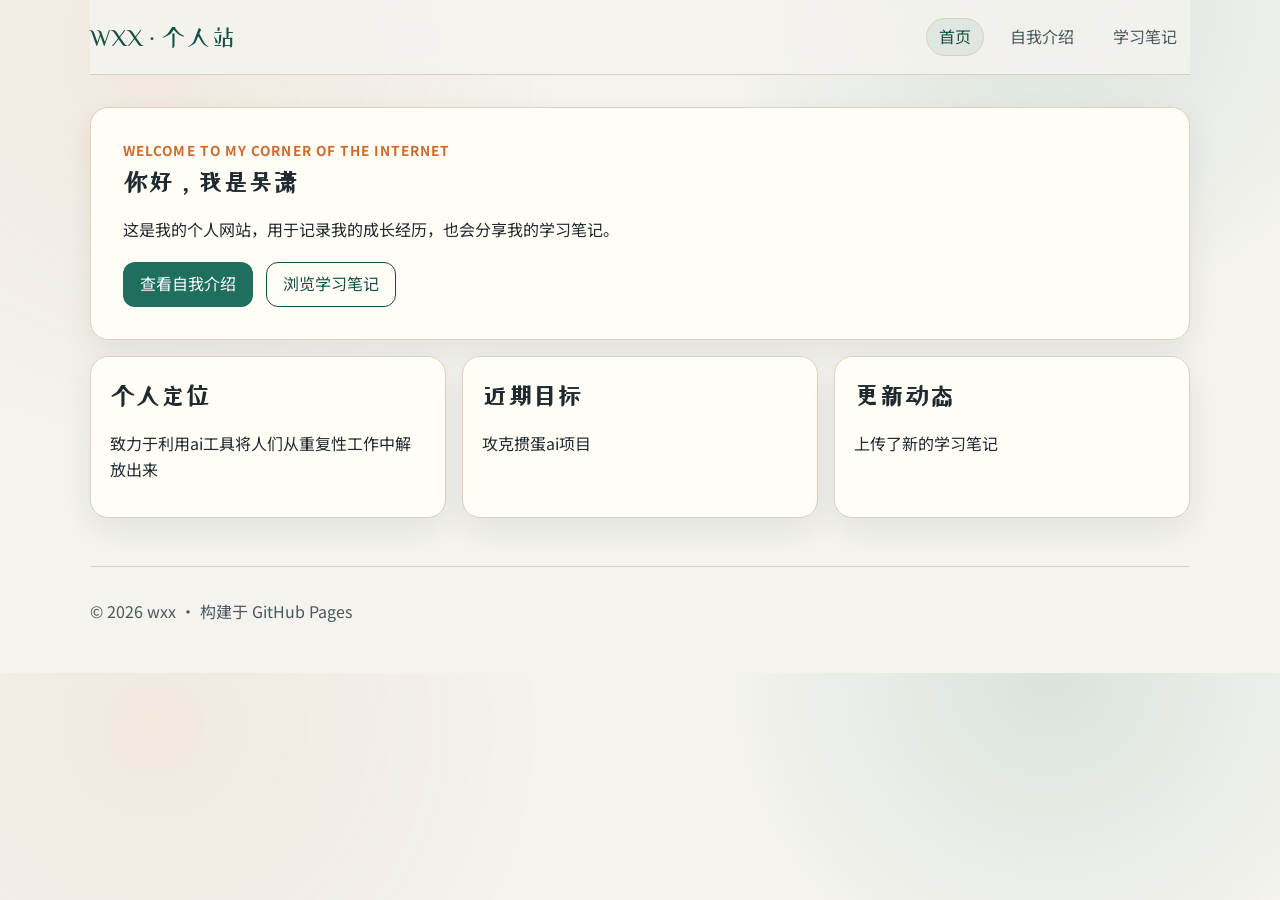
<file: index.html>
<!doctype html>
<html lang="zh-CN">
  <head>
    <meta charset="UTF-8" />
    <meta name="viewport" content="width=device-width, initial-scale=1.0" />
    <title>我的个人主页</title>
    <meta name="description" content="个人介绍、学习路径与学习笔记索引。" />
    <link rel="preconnect" href="https://fonts.googleapis.com" />
    <link rel="preconnect" href="https://fonts.gstatic.com" crossorigin />
    <link href="https://fonts.googleapis.com/css2?family=ZCOOL+XiaoWei&family=Noto+Sans+SC:wght@400;500;700&display=swap" rel="stylesheet" />
    <link rel="stylesheet" href="assets/css/styles.css" />
    <script src="assets/js/main.js" defer></script>
  </head>
  <body>
    <header class="site-header">
      <a class="brand" href="index.html">WXX · 个人站</a>
      <button class="menu-toggle" id="menuToggle" aria-expanded="false" aria-controls="siteNav">菜单</button>
      <nav id="siteNav" class="site-nav" data-open="false">
        <a href="index.html" data-nav="home">首页</a>
        <a href="about.html" data-nav="about">自我介绍</a>
        <a href="notes.html" data-nav="notes">学习笔记</a>
      </nav>
    </header>

    <main>
      <section class="hero">
        <p class="hero-tag">Welcome to my corner of the internet</p>
        <h1>你好，我是吴潇</h1>
        <p>
          这是我的个人网站，用于记录我的成长经历，也会分享我的学习笔记。
        </p>
        <div class="hero-actions">
          <a class="button" href="about.html">查看自我介绍</a>
          <a class="button ghost" href="notes.html">浏览学习笔记</a>
        </div>
      </section>

      <section class="panel-grid">
        <article class="panel">
          <h2>个人定位</h2>
          <p>致力于利用ai工具将人们从重复性工作中解放出来</p>
        </article>
        <article class="panel">
          <h2>近期目标</h2>
          <p>攻克掼蛋ai项目</p>
        </article>
        <article class="panel">
          <h2>更新动态</h2>
          <p>上传了新的学习笔记</p>
        </article>
      </section>
    </main>

    <footer class="site-footer">
      <p>© <span id="year"></span> wxx · 构建于 GitHub Pages</p>
    </footer>
  </body>
</html>
</file>
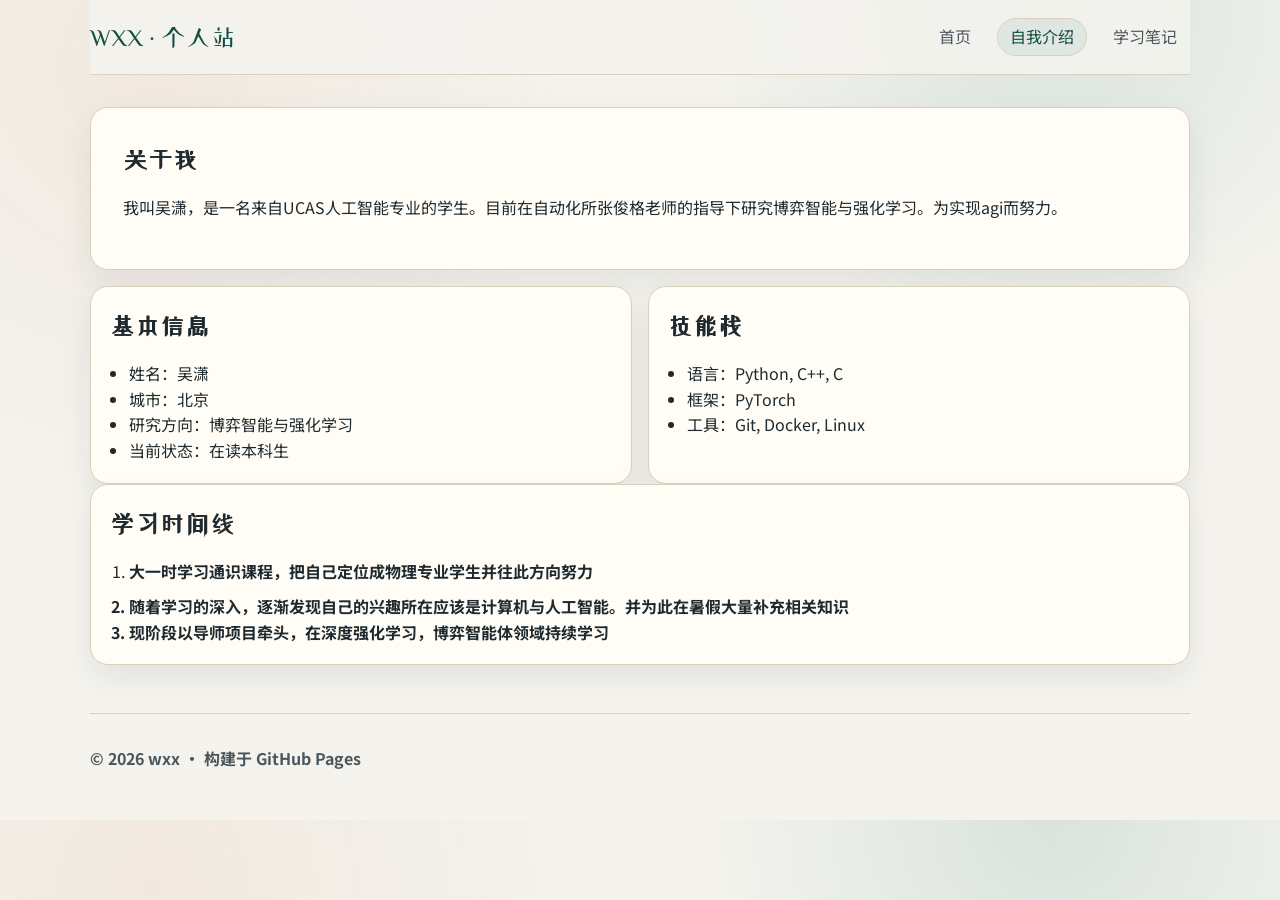
<file: about.html>
<!doctype html>
<html lang="zh-CN">
  <head>
    <meta charset="UTF-8" />
    <meta name="viewport" content="width=device-width, initial-scale=1.0" />
    <title>自我介绍 | 我的个人主页</title>
    <meta name="description" content="个人介绍、技能栈、学习路线与联系信息。" />
    <link rel="preconnect" href="https://fonts.googleapis.com" />
    <link rel="preconnect" href="https://fonts.gstatic.com" crossorigin />
    <link href="https://fonts.googleapis.com/css2?family=ZCOOL+XiaoWei&family=Noto+Sans+SC:wght@400;500;700&display=swap" rel="stylesheet" />
    <link rel="stylesheet" href="assets/css/styles.css" />
    <script src="assets/js/main.js" defer></script>
  </head>
  <body>
    <header class="site-header">
      <a class="brand" href="index.html">WXX · 个人站</a>
      <button class="menu-toggle" id="menuToggle" aria-expanded="false" aria-controls="siteNav">菜单</button>
      <nav id="siteNav" class="site-nav" data-open="false">
        <a href="index.html" data-nav="home">首页</a>
        <a href="about.html" data-nav="about">自我介绍</a>
        <a href="notes.html" data-nav="notes">学习笔记</a>
      </nav>
    </header>

    <main class="page-main">
      <section class="page-hero">
        <h1>关于我</h1>
        <p>我叫吴潇，是一名来自UCAS人工智能专业的学生。目前在自动化所张俊格老师的指导下研究博弈智能与强化学习。为实现agi而努力。</p>
      </section>

      <section class="panel-grid two-columns">
        <article class="panel">
          <h2>基本信息</h2>
          <ul>
            <li>姓名：吴潇</li>
            <li>城市：北京</li>
            <li>研究方向：博弈智能与强化学习</li>
            <li>当前状态：在读本科生</li>
          </ul>
        </article>

        <article class="panel">
          <h2>技能栈</h2>
          <ul>
            <li>语言：Python, C++, C</li>
            <li>框架：PyTorch</li>
            <li>工具：Git, Docker, Linux</li>
          </ul>
        </article>
      </section>

      <section class="panel">
        <h2>学习时间线</h2>
        <ol class="timeline">
          <li><strong>大一时学习通识课程，把自己定位成物理专业学生并往此方向努力</li>
          <li><strong>随着学习的深入，逐渐发现自己的兴趣所在应该是计算机与人工智能。并为此在暑假大量补充相关知识</li>
          <li><strong>现阶段以导师项目牵头，在深度强化学习，博弈智能体领域持续学习</li>
        </ol>
      </section>
    </main>

    <footer class="site-footer">
      <p>© <span id="year"></span> wxx · 构建于 GitHub Pages</p>
    </footer>
  </body>
</html>
</file>
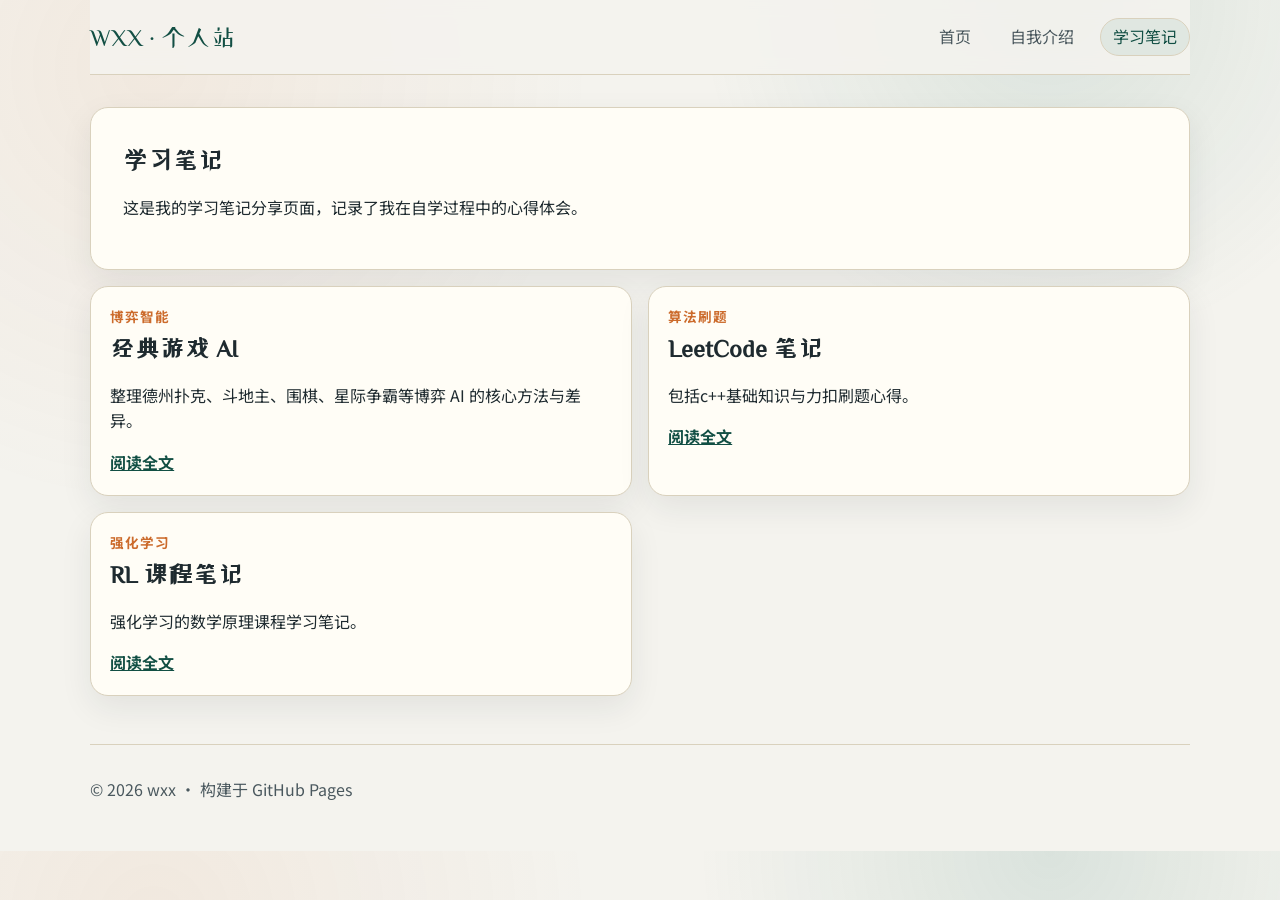
<file: notes.html>
<!doctype html>
<html lang="zh-CN">
  <head>
    <meta charset="UTF-8" />
    <meta name="viewport" content="width=device-width, initial-scale=1.0" />
    <title>学习笔记 | 我的个人主页</title>
    <meta name="description" content="我的学习笔记索引与专题归档。" />
    <link rel="preconnect" href="https://fonts.googleapis.com" />
    <link rel="preconnect" href="https://fonts.gstatic.com" crossorigin />
    <link href="https://fonts.googleapis.com/css2?family=ZCOOL+XiaoWei&family=Noto+Sans+SC:wght@400;500;700&display=swap" rel="stylesheet" />
    <link rel="stylesheet" href="assets/css/styles.css" />
    <script src="assets/js/main.js" defer></script>
  </head>
  <body>
    <header class="site-header">
      <a class="brand" href="index.html">WXX · 个人站</a>
      <button class="menu-toggle" id="menuToggle" aria-expanded="false" aria-controls="siteNav">菜单</button>
      <nav id="siteNav" class="site-nav" data-open="false">
        <a href="index.html" data-nav="home">首页</a>
        <a href="about.html" data-nav="about">自我介绍</a>
        <a href="notes.html" data-nav="notes">学习笔记</a>
      </nav>
    </header>

    <main class="page-main">
      <section class="page-hero">
        <h1>学习笔记</h1>
        <p>这是我的学习笔记分享页面，记录了我在自学过程中的心得体会。</p>
      </section>

      <section class="panel-grid two-columns">
        <article class="panel note-card">
          <p class="note-label">博弈智能</p>
          <h2>经典游戏 AI</h2>
          <p>整理德州扑克、斗地主、围棋、星际争霸等博弈 AI 的核心方法与差异。</p>
          <a class="inline-link" href="note.html?file=notes/%E7%BB%8F%E5%85%B8%E6%B8%B8%E6%88%8Fai.md&title=%E7%BB%8F%E5%85%B8%E6%B8%B8%E6%88%8FAI">阅读全文</a>
        </article>

        <article class="panel note-card">
          <p class="note-label">算法刷题</p>
          <h2>LeetCode 笔记</h2>
          <p>包括c++基础知识与力扣刷题心得。</p>
          <a class="inline-link" href="note.html?file=notes/leetcode_notes.md&title=LeetCode%20%E7%AC%94%E8%AE%B0">阅读全文</a>
        </article>

        <article class="panel note-card">
          <p class="note-label">强化学习</p>
          <h2>RL 课程笔记</h2>
          <p>强化学习的数学原理课程学习笔记。</p>
          <a class="inline-link" href="note.html?file=notes/rl%E8%AF%BE%E7%A8%8B%E7%AC%94%E8%AE%B0.md&title=RL%20%E8%AF%BE%E7%A8%8B%E7%AC%94%E8%AE%B0">阅读全文</a>
        </article>
      </section>
    </main>

    <footer class="site-footer">
      <p>© <span id="year"></span> wxx · 构建于 GitHub Pages</p>
    </footer>
  </body>
</html>
</file>
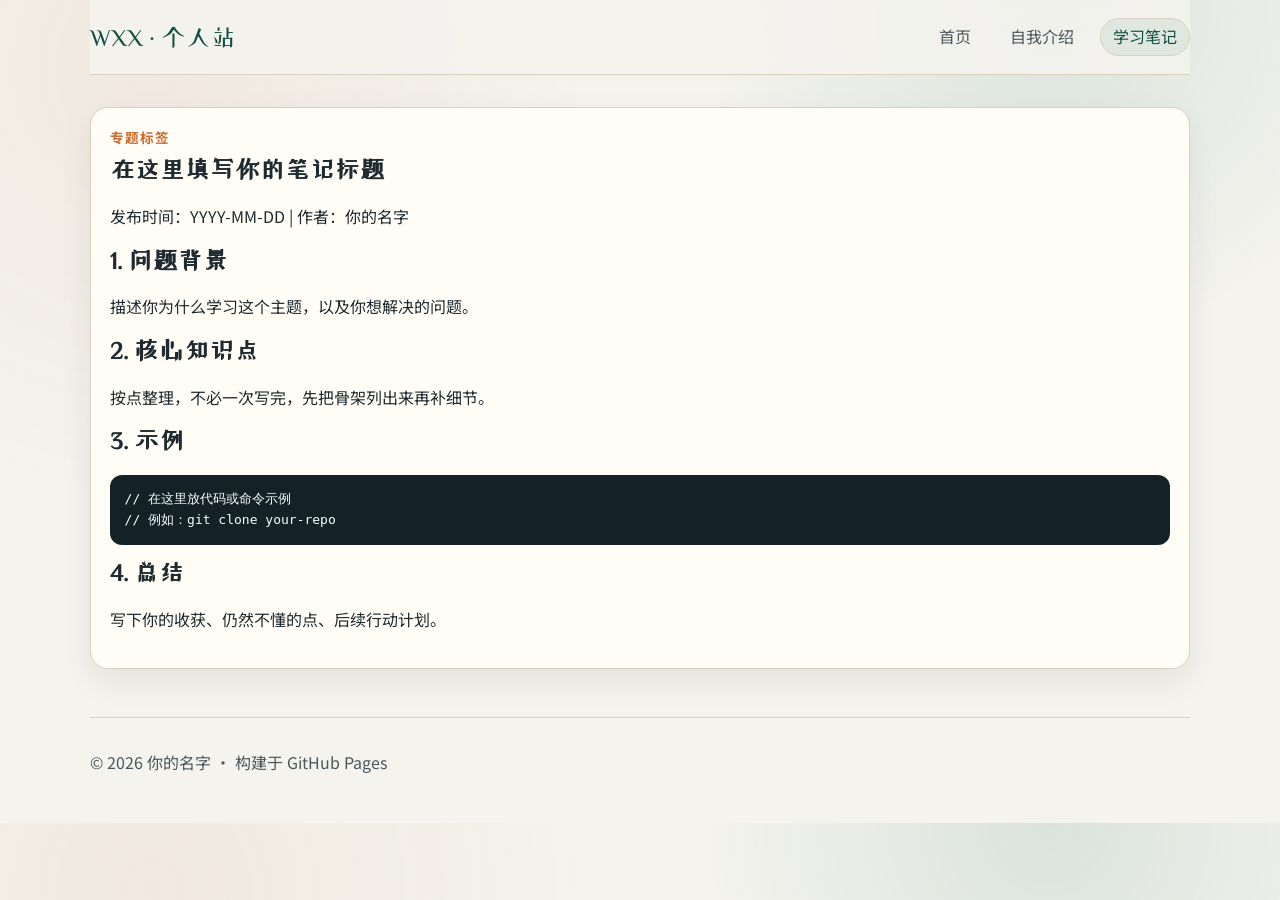
<file: notes/template.html>
<!doctype html>
<html lang="zh-CN">
  <head>
    <meta charset="UTF-8" />
    <meta name="viewport" content="width=device-width, initial-scale=1.0" />
    <title>笔记模板 | 我的个人主页</title>
    <meta name="description" content="学习笔记页面模板。" />
    <link rel="preconnect" href="https://fonts.googleapis.com" />
    <link rel="preconnect" href="https://fonts.gstatic.com" crossorigin />
    <link href="https://fonts.googleapis.com/css2?family=ZCOOL+XiaoWei&family=Noto+Sans+SC:wght@400;500;700&display=swap" rel="stylesheet" />
    <link rel="stylesheet" href="../assets/css/styles.css" />
    <script src="../assets/js/main.js" defer></script>
  </head>
  <body>
    <header class="site-header">
      <a class="brand" href="../index.html">WXX · 个人站</a>
      <button class="menu-toggle" id="menuToggle" aria-expanded="false" aria-controls="siteNav">菜单</button>
      <nav id="siteNav" class="site-nav" data-open="false">
        <a href="../index.html" data-nav="home">首页</a>
        <a href="../about.html" data-nav="about">自我介绍</a>
        <a href="../notes.html" data-nav="notes">学习笔记</a>
      </nav>
    </header>

    <main class="page-main">
      <article class="note-article panel">
        <p class="note-label">专题标签</p>
        <h1>在这里填写你的笔记标题</h1>
        <p>发布时间：YYYY-MM-DD | 作者：你的名字</p>

        <h2>1. 问题背景</h2>
        <p>描述你为什么学习这个主题，以及你想解决的问题。</p>

        <h2>2. 核心知识点</h2>
        <p>按点整理，不必一次写完，先把骨架列出来再补细节。</p>

        <h2>3. 示例</h2>
        <pre><code>// 在这里放代码或命令示例
// 例如：git clone your-repo
</code></pre>

        <h2>4. 总结</h2>
        <p>写下你的收获、仍然不懂的点、后续行动计划。</p>
      </article>
    </main>

    <footer class="site-footer">
      <p>© <span id="year"></span> 你的名字 · 构建于 GitHub Pages</p>
    </footer>
  </body>
</html>
</file>
<file: assets/css/styles.css>
:root {
  --bg: #f4f3ee;
  --paper: #fffdf6;
  --ink: #1e2a2f;
  --soft-ink: #4a585e;
  --line: #d9d1bd;
  --brand: #1f6f5f;
  --brand-strong: #124f44;
  --accent: #cc6b2c;
  --max-width: 1100px;
  --radius: 18px;
  --shadow: 0 12px 32px rgba(30, 42, 47, 0.08);
}

* {
  box-sizing: border-box;
}

body {
  margin: 0;
  color: var(--ink);
  background:
    radial-gradient(circle at 12% 8%, rgba(204, 107, 44, 0.08), transparent 32%),
    radial-gradient(circle at 82% 0%, rgba(31, 111, 95, 0.12), transparent 26%),
    var(--bg);
  font-family: "Noto Sans SC", sans-serif;
  line-height: 1.6;
}

a {
  color: inherit;
}

.site-header,
main,
.site-footer {
  width: min(100% - 2rem, var(--max-width));
  margin-inline: auto;
}

.site-header {
  display: flex;
  align-items: center;
  justify-content: space-between;
  padding: 1.1rem 0;
  border-bottom: 1px solid var(--line);
  position: sticky;
  top: 0;
  backdrop-filter: blur(10px);
  background: rgba(244, 243, 238, 0.88);
  z-index: 10;
}

.brand {
  font-family: "ZCOOL XiaoWei", serif;
  font-size: 1.5rem;
  text-decoration: none;
  color: var(--brand-strong);
}

.site-nav {
  display: flex;
  gap: 0.8rem;
}

.site-nav a {
  text-decoration: none;
  padding: 0.35rem 0.75rem;
  border-radius: 999px;
  color: var(--soft-ink);
  border: 1px solid transparent;
}

.site-nav a[aria-current="page"] {
  border-color: var(--line);
  color: var(--brand-strong);
  background: rgba(31, 111, 95, 0.08);
}

.menu-toggle {
  display: none;
}

main {
  padding: 2rem 0 3rem;
}

.hero,
.page-hero,
.panel {
  background: var(--paper);
  border: 1px solid var(--line);
  border-radius: var(--radius);
  box-shadow: var(--shadow);
}

.hero,
.page-hero {
  padding: 2rem;
}

.hero-tag,
.note-label {
  margin: 0;
  font-size: 0.85rem;
  letter-spacing: 0.08em;
  text-transform: uppercase;
  color: var(--accent);
  font-weight: 700;
}

h1,
h2 {
  font-family: "ZCOOL XiaoWei", serif;
  line-height: 1.2;
  margin-top: 0.4rem;
}

.hero-actions {
  display: flex;
  flex-wrap: wrap;
  gap: 0.8rem;
  margin-top: 1.2rem;
}

.button {
  text-decoration: none;
  background: var(--brand);
  color: #fff;
  border-radius: 12px;
  padding: 0.55rem 1rem;
  border: 1px solid transparent;
}

.button:hover {
  background: var(--brand-strong);
}

.button.ghost {
  background: transparent;
  color: var(--brand-strong);
  border-color: var(--brand-strong);
}

.panel-grid {
  display: grid;
  gap: 1rem;
  grid-template-columns: repeat(3, minmax(0, 1fr));
  margin-top: 1rem;
}

.panel-grid.two-columns {
  grid-template-columns: repeat(2, minmax(0, 1fr));
}

.panel {
  padding: 1.2rem;
}

.panel ul,
.panel ol {
  margin: 0.4rem 0 0;
  padding-left: 1.2rem;
}

.timeline {
  display: grid;
  gap: 0.6rem;
}

.inline-link {
  color: var(--brand-strong);
  font-weight: 700;
}

.note-article pre {
  background: #142126;
  color: #f6fffd;
  padding: 0.9rem;
  border-radius: 12px;
  overflow-x: auto;
}

.markdown-body h1,
.markdown-body h2,
.markdown-body h3,
.markdown-body h4 {
  margin-top: 1.2rem;
  margin-bottom: 0.5rem;
}

.markdown-body p,
.markdown-body ul,
.markdown-body ol,
.markdown-body blockquote,
.markdown-body pre {
  margin-top: 0.6rem;
  margin-bottom: 0.6rem;
}

.markdown-body code {
  background: rgba(20, 33, 38, 0.08);
  border-radius: 6px;
  padding: 0.1rem 0.35rem;
}

.markdown-body pre code {
  background: transparent;
  padding: 0;
}

.markdown-body blockquote {
  border-left: 4px solid var(--line);
  margin-left: 0;
  padding-left: 0.9rem;
  color: var(--soft-ink);
}

.markdown-body table {
  border-collapse: collapse;
  width: 100%;
  display: block;
  overflow-x: auto;
}

.markdown-body th,
.markdown-body td {
  border: 1px solid var(--line);
  padding: 0.4rem 0.6rem;
  text-align: left;
}

.site-footer {
  border-top: 1px solid var(--line);
  padding: 1rem 0 2rem;
  color: var(--soft-ink);
}

@keyframes rise {
  from {
    opacity: 0;
    transform: translateY(12px);
  }

  to {
    opacity: 1;
    transform: translateY(0);
  }
}

.hero,
.page-hero,
.panel {
  animation: rise 0.45s ease both;
}

@media (max-width: 840px) {
  .panel-grid,
  .panel-grid.two-columns {
    grid-template-columns: 1fr;
  }

  .menu-toggle {
    display: inline-flex;
    border: 1px solid var(--line);
    border-radius: 10px;
    background: var(--paper);
    color: var(--ink);
    padding: 0.35rem 0.65rem;
  }

  .site-nav {
    position: absolute;
    right: 1rem;
    top: 64px;
    flex-direction: column;
    background: var(--paper);
    border: 1px solid var(--line);
    border-radius: 12px;
    padding: 0.45rem;
    box-shadow: var(--shadow);
    display: none;
  }

  .site-nav[data-open="true"] {
    display: flex;
  }
}
</file>
